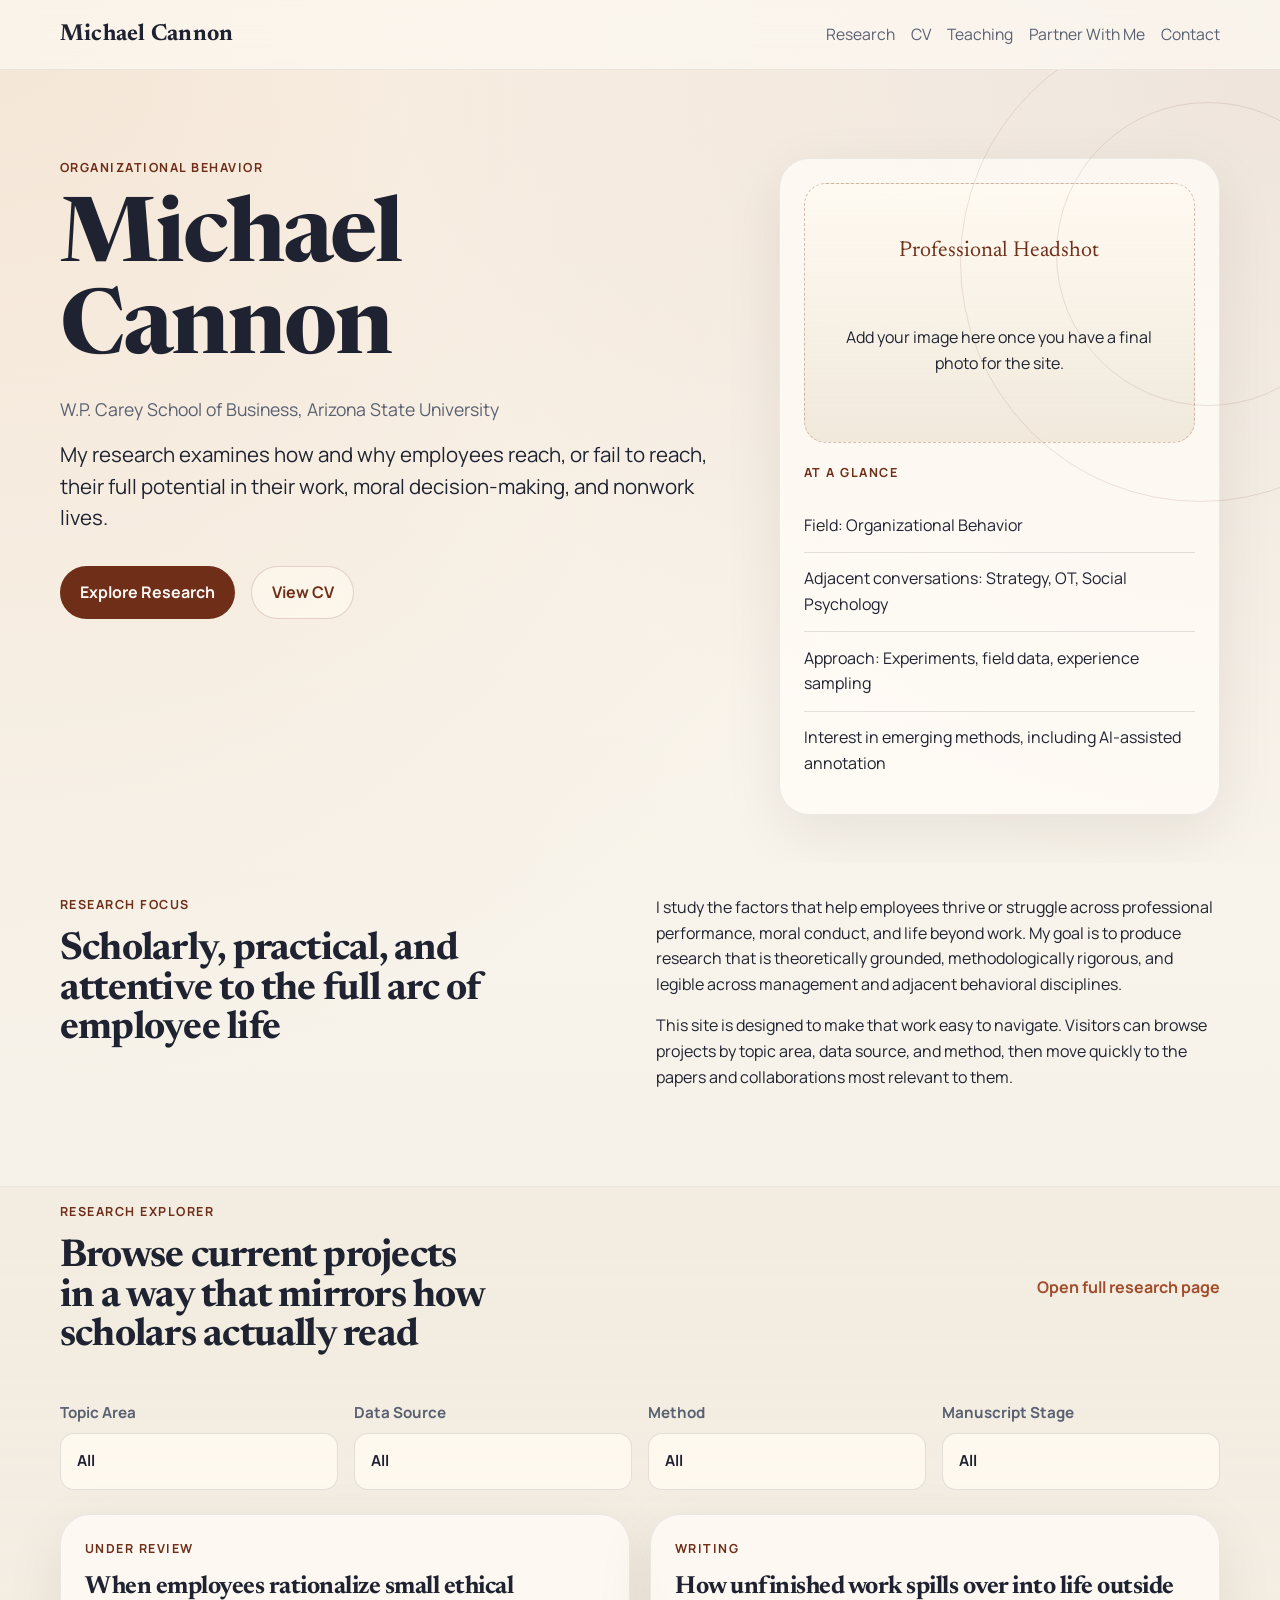
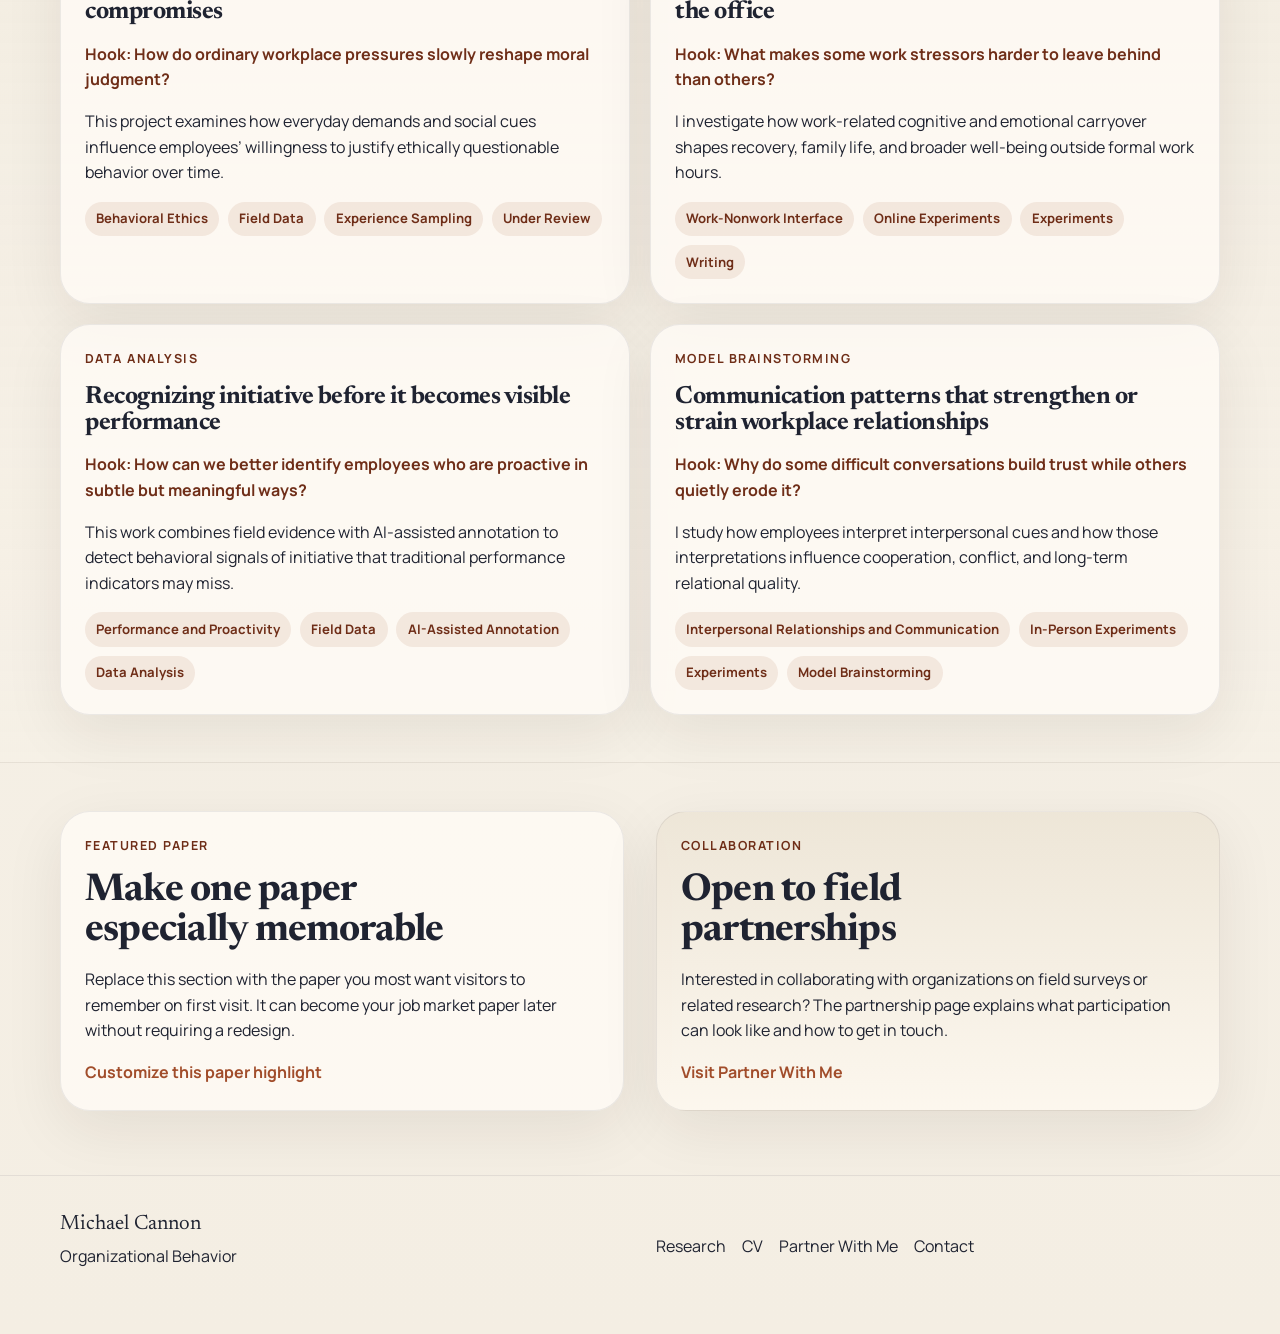
<file: index.html>
<!DOCTYPE html>
<html lang="en">
  <head>
    <meta charset="UTF-8" />
    <meta name="viewport" content="width=device-width, initial-scale=1.0" />
    <title>Michael Cannon | Organizational Behavior</title>
    <meta
      name="description"
      content="Academic website for Michael Cannon, an Organizational Behavior scholar studying how employees reach, or fail to reach, their full potential in work and life."
    />
    <link rel="preconnect" href="https://fonts.googleapis.com" />
    <link rel="preconnect" href="https://fonts.gstatic.com" crossorigin />
    <link
      href="https://fonts.googleapis.com/css2?family=Newsreader:opsz,wght@6..72,400;6..72,500;6..72,700&family=Manrope:wght@400;500;600;700&display=swap"
      rel="stylesheet"
    />
    <link rel="stylesheet" href="styles.css" />
  </head>
  <body data-page="home">
    <header class="site-header">
      <div class="container nav-shell">
        <a class="wordmark" href="index.html">Michael Cannon</a>
        <nav class="site-nav" aria-label="Primary">
          <a href="research.html">Research</a>
          <a href="cv.html">CV</a>
          <a href="teaching.html">Teaching</a>
          <a href="partner.html">Partner With Me</a>
          <a href="contact.html">Contact</a>
        </nav>
      </div>
    </header>

    <main>
      <section class="hero">
        <div class="container hero-grid">
          <div class="hero-copy">
            <p class="eyebrow">Organizational Behavior</p>
            <h1>Michael Cannon</h1>
            <p class="hero-affiliation">W.P. Carey School of Business, Arizona State University</p>
            <p class="hero-statement">
              My research examines how and why employees reach, or fail to
              reach, their full potential in their work, moral decision-making,
              and nonwork lives.
            </p>
            <div class="hero-actions">
              <a class="button button-primary" href="research.html">Explore Research</a>
              <a class="button button-secondary" href="cv.html">View CV</a>
            </div>
          </div>
          <aside class="hero-panel">
            <div class="headshot-placeholder">
              <p class="headshot-label">Professional Headshot</p>
              <p>Add your image here once you have a final photo for the site.</p>
            </div>
            <p class="panel-label">At a Glance</p>
            <ul class="quick-facts">
              <li>Field: Organizational Behavior</li>
              <li>Adjacent conversations: Strategy, OT, Social Psychology</li>
              <li>Approach: Experiments, field data, experience sampling</li>
              <li>Interest in emerging methods, including AI-assisted annotation</li>
            </ul>
          </aside>
        </div>
        <div class="hero-orbit hero-orbit-one"></div>
        <div class="hero-orbit hero-orbit-two"></div>
      </section>

      <section class="section">
        <div class="container intro-grid">
          <div>
            <p class="section-kicker">Research Focus</p>
            <h2>Scholarly, practical, and attentive to the full arc of employee life</h2>
          </div>
          <div>
            <p>
              I study the factors that help employees thrive or struggle across
              professional performance, moral conduct, and life beyond work. My
              goal is to produce research that is theoretically grounded,
              methodologically rigorous, and legible across management and
              adjacent behavioral disciplines.
            </p>
            <p>
              This site is designed to make that work easy to navigate. Visitors
              can browse projects by topic area, data source, and method, then
              move quickly to the papers and collaborations most relevant to
              them.
            </p>
          </div>
        </div>
      </section>

      <section class="section section-accent">
        <div class="container">
          <div class="section-heading">
            <div>
              <p class="section-kicker">Research Explorer</p>
              <h2>Browse current projects in a way that mirrors how scholars actually read</h2>
            </div>
            <a class="text-link" href="research.html">Open full research page</a>
          </div>

          <div class="filter-toolbar">
            <label>
              Topic Area
              <select data-filter="topic">
                <option value="all">All</option>
                <option value="behavioral-ethics">Behavioral Ethics</option>
                <option value="work-nonwork">Work-Nonwork Interface</option>
                <option value="performance-proactivity">Performance and Proactivity</option>
                <option value="relationships-communication">Interpersonal Relationships and Communication</option>
              </select>
            </label>
            <label>
              Data Source
              <select data-filter="data">
                <option value="all">All</option>
                <option value="field-data">Field Data</option>
                <option value="online-experiments">Online Experiments</option>
                <option value="in-person-experiments">In-Person Experiments</option>
                <option value="archival-data">Archival Data</option>
              </select>
            </label>
            <label>
              Method
              <select data-filter="method">
                <option value="all">All</option>
                <option value="experience-sampling">Experience Sampling</option>
                <option value="experiments">Experiments</option>
                <option value="ai-assisted-annotation">AI-Assisted Annotation</option>
              </select>
            </label>
            <label>
              Manuscript Stage
              <select data-filter="stage">
                <option value="all">All</option>
                <option value="published">Published</option>
                <option value="conditionally-accepted">Conditionally Accepted</option>
                <option value="r-and-r">R&amp;R</option>
                <option value="under-review">Under Review</option>
                <option value="preparing-for-submission">Preparing for Submission</option>
                <option value="writing">Writing</option>
                <option value="data-analysis">Data Analysis</option>
                <option value="data-collection">Data Collection</option>
                <option value="model-brainstorming">Model Brainstorming</option>
              </select>
            </label>
          </div>

          <div class="card-grid" data-card-grid>
            <article
              class="research-card"
              data-topic="behavioral-ethics"
              data-data="field-data"
              data-method="experience-sampling"
              data-stage="under-review"
            >
              <p class="card-type">Under Review</p>
              <h3>When employees rationalize small ethical compromises</h3>
              <p class="card-hook">Hook: How do ordinary workplace pressures slowly reshape moral judgment?</p>
              <p>
                This project examines how everyday demands and social cues influence
                employees’ willingness to justify ethically questionable behavior over time.
              </p>
              <ul class="tag-list">
                <li>Behavioral Ethics</li>
                <li>Field Data</li>
                <li>Experience Sampling</li>
                <li>Under Review</li>
              </ul>
            </article>

            <article
              class="research-card"
              data-topic="work-nonwork"
              data-data="online-experiments"
              data-method="experiments"
              data-stage="writing"
            >
              <p class="card-type">Writing</p>
              <h3>How unfinished work spills over into life outside the office</h3>
              <p class="card-hook">Hook: What makes some work stressors harder to leave behind than others?</p>
              <p>
                I investigate how work-related cognitive and emotional carryover shapes
                recovery, family life, and broader well-being outside formal work hours.
              </p>
              <ul class="tag-list">
                <li>Work-Nonwork Interface</li>
                <li>Online Experiments</li>
                <li>Experiments</li>
                <li>Writing</li>
              </ul>
            </article>

            <article
              class="research-card"
              data-topic="performance-proactivity"
              data-data="field-data"
              data-method="ai-assisted-annotation"
              data-stage="data-analysis"
            >
              <p class="card-type">Data Analysis</p>
              <h3>Recognizing initiative before it becomes visible performance</h3>
              <p class="card-hook">Hook: How can we better identify employees who are proactive in subtle but meaningful ways?</p>
              <p>
                This work combines field evidence with AI-assisted annotation to detect
                behavioral signals of initiative that traditional performance indicators may miss.
              </p>
              <ul class="tag-list">
                <li>Performance and Proactivity</li>
                <li>Field Data</li>
                <li>AI-Assisted Annotation</li>
                <li>Data Analysis</li>
              </ul>
            </article>

            <article
              class="research-card"
              data-topic="relationships-communication"
              data-data="in-person-experiments"
              data-method="experiments"
              data-stage="model-brainstorming"
            >
              <p class="card-type">Model Brainstorming</p>
              <h3>Communication patterns that strengthen or strain workplace relationships</h3>
              <p class="card-hook">Hook: Why do some difficult conversations build trust while others quietly erode it?</p>
              <p>
                I study how employees interpret interpersonal cues and how those
                interpretations influence cooperation, conflict, and long-term relational quality.
              </p>
              <ul class="tag-list">
                <li>Interpersonal Relationships and Communication</li>
                <li>In-Person Experiments</li>
                <li>Experiments</li>
                <li>Model Brainstorming</li>
              </ul>
            </article>
          </div>

          <p class="empty-state" data-empty-state hidden>
            No projects match that exact filter combination yet.
          </p>
        </div>
      </section>

      <section class="section">
        <div class="container two-column">
          <div class="feature-block">
            <p class="section-kicker">Featured Paper</p>
            <h2>Make one paper especially memorable</h2>
            <p>
              Replace this section with the paper you most want visitors to
              remember on first visit. It can become your job market paper later
              without requiring a redesign.
            </p>
            <a class="text-link" href="research.html">Customize this paper highlight</a>
          </div>
          <div class="feature-block muted-block">
            <p class="section-kicker">Collaboration</p>
            <h2>Open to field partnerships</h2>
            <p>
              Interested in collaborating with organizations on field surveys or
              related research? The partnership page explains what participation
              can look like and how to get in touch.
            </p>
            <a class="text-link" href="partner.html">Visit Partner With Me</a>
          </div>
        </div>
      </section>
    </main>

    <footer class="site-footer">
      <div class="container footer-grid">
        <div>
          <p class="footer-name">Michael Cannon</p>
          <p>Organizational Behavior</p>
        </div>
        <div class="footer-links">
          <a href="research.html">Research</a>
          <a href="cv.html">CV</a>
          <a href="partner.html">Partner With Me</a>
          <a href="contact.html">Contact</a>
        </div>
      </div>
    </footer>

    <script src="script.js"></script>
  </body>
</html>
</file>
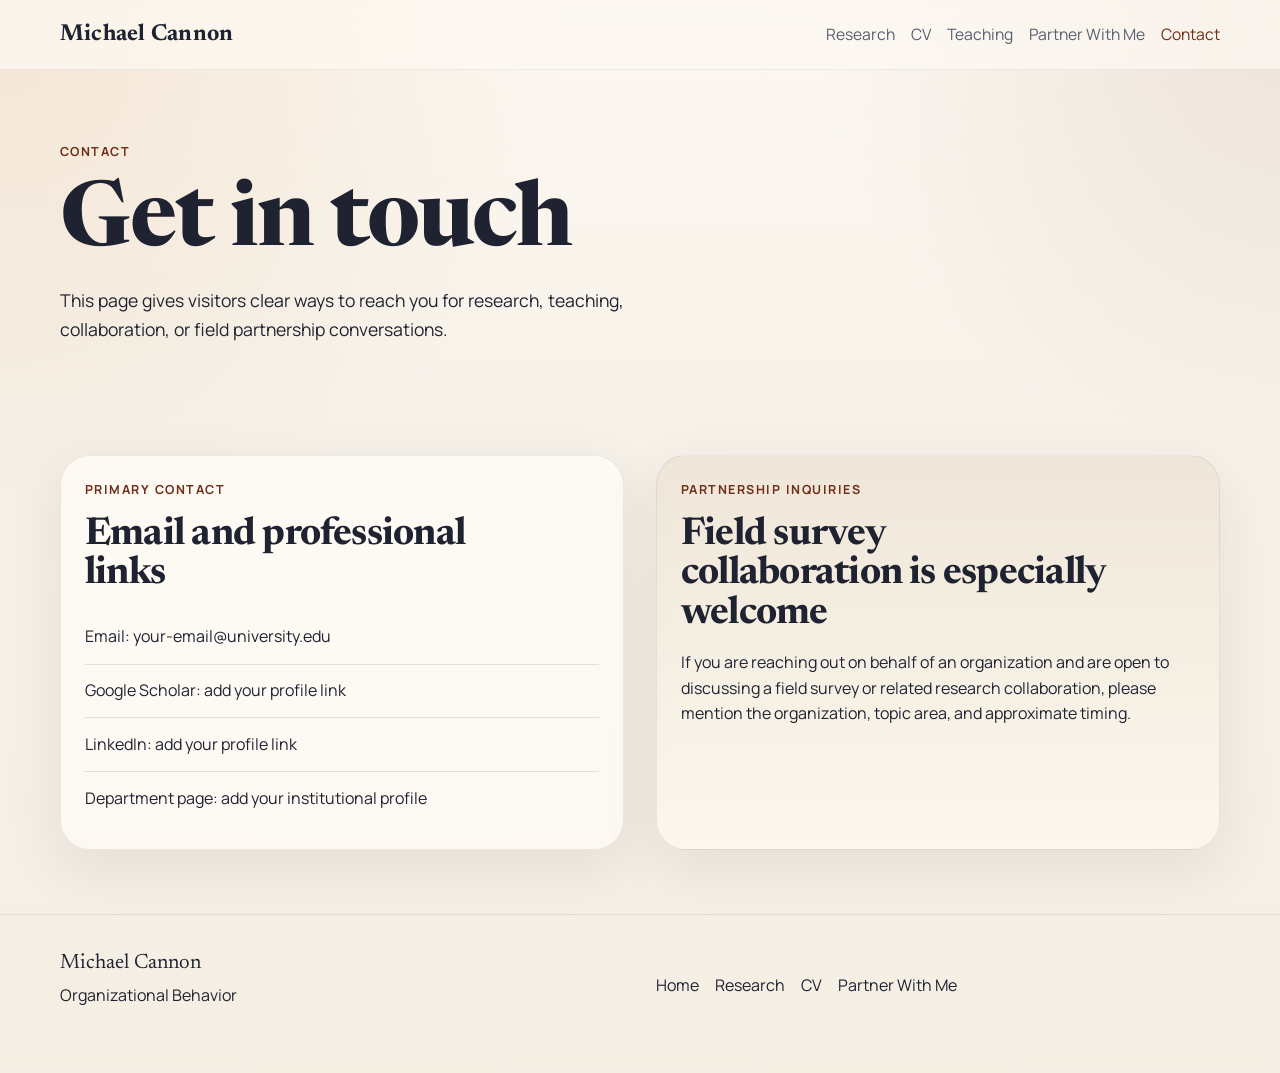
<file: contact.html>
<!DOCTYPE html>
<html lang="en">
  <head>
    <meta charset="UTF-8" />
    <meta name="viewport" content="width=device-width, initial-scale=1.0" />
    <title>Contact | Michael Cannon</title>
    <link rel="preconnect" href="https://fonts.googleapis.com" />
    <link rel="preconnect" href="https://fonts.gstatic.com" crossorigin />
    <link
      href="https://fonts.googleapis.com/css2?family=Newsreader:opsz,wght@6..72,400;6..72,500;6..72,700&family=Manrope:wght@400;500;600;700&display=swap"
      rel="stylesheet"
    />
    <link rel="stylesheet" href="styles.css" />
  </head>
  <body data-page="contact">
    <header class="site-header">
      <div class="container nav-shell">
        <a class="wordmark" href="index.html">Michael Cannon</a>
        <nav class="site-nav" aria-label="Primary">
          <a href="research.html">Research</a>
          <a href="cv.html">CV</a>
          <a href="teaching.html">Teaching</a>
          <a href="partner.html">Partner With Me</a>
          <a href="contact.html" aria-current="page">Contact</a>
        </nav>
      </div>
    </header>

    <main class="page-main">
      <section class="page-hero">
        <div class="container">
          <p class="eyebrow">Contact</p>
          <h1>Get in touch</h1>
          <p class="page-lede">
            This page gives visitors clear ways to reach you for research,
            teaching, collaboration, or field partnership conversations.
          </p>
        </div>
      </section>

      <section class="section">
        <div class="container two-column">
          <div class="feature-block">
            <p class="section-kicker">Primary Contact</p>
            <h2>Email and professional links</h2>
            <ul class="detail-list">
              <li>Email: your-email@university.edu</li>
              <li>Google Scholar: add your profile link</li>
              <li>LinkedIn: add your profile link</li>
              <li>Department page: add your institutional profile</li>
            </ul>
          </div>
          <div class="feature-block muted-block">
            <p class="section-kicker">Partnership Inquiries</p>
            <h2>Field survey collaboration is especially welcome</h2>
            <p>
              If you are reaching out on behalf of an organization and are open
              to discussing a field survey or related research collaboration,
              please mention the organization, topic area, and approximate timing.
            </p>
          </div>
        </div>
      </section>
    </main>

    <footer class="site-footer">
      <div class="container footer-grid">
        <div>
          <p class="footer-name">Michael Cannon</p>
          <p>Organizational Behavior</p>
        </div>
        <div class="footer-links">
          <a href="index.html">Home</a>
          <a href="research.html">Research</a>
          <a href="cv.html">CV</a>
          <a href="partner.html">Partner With Me</a>
        </div>
      </div>
    </footer>
  </body>
</html>
</file>
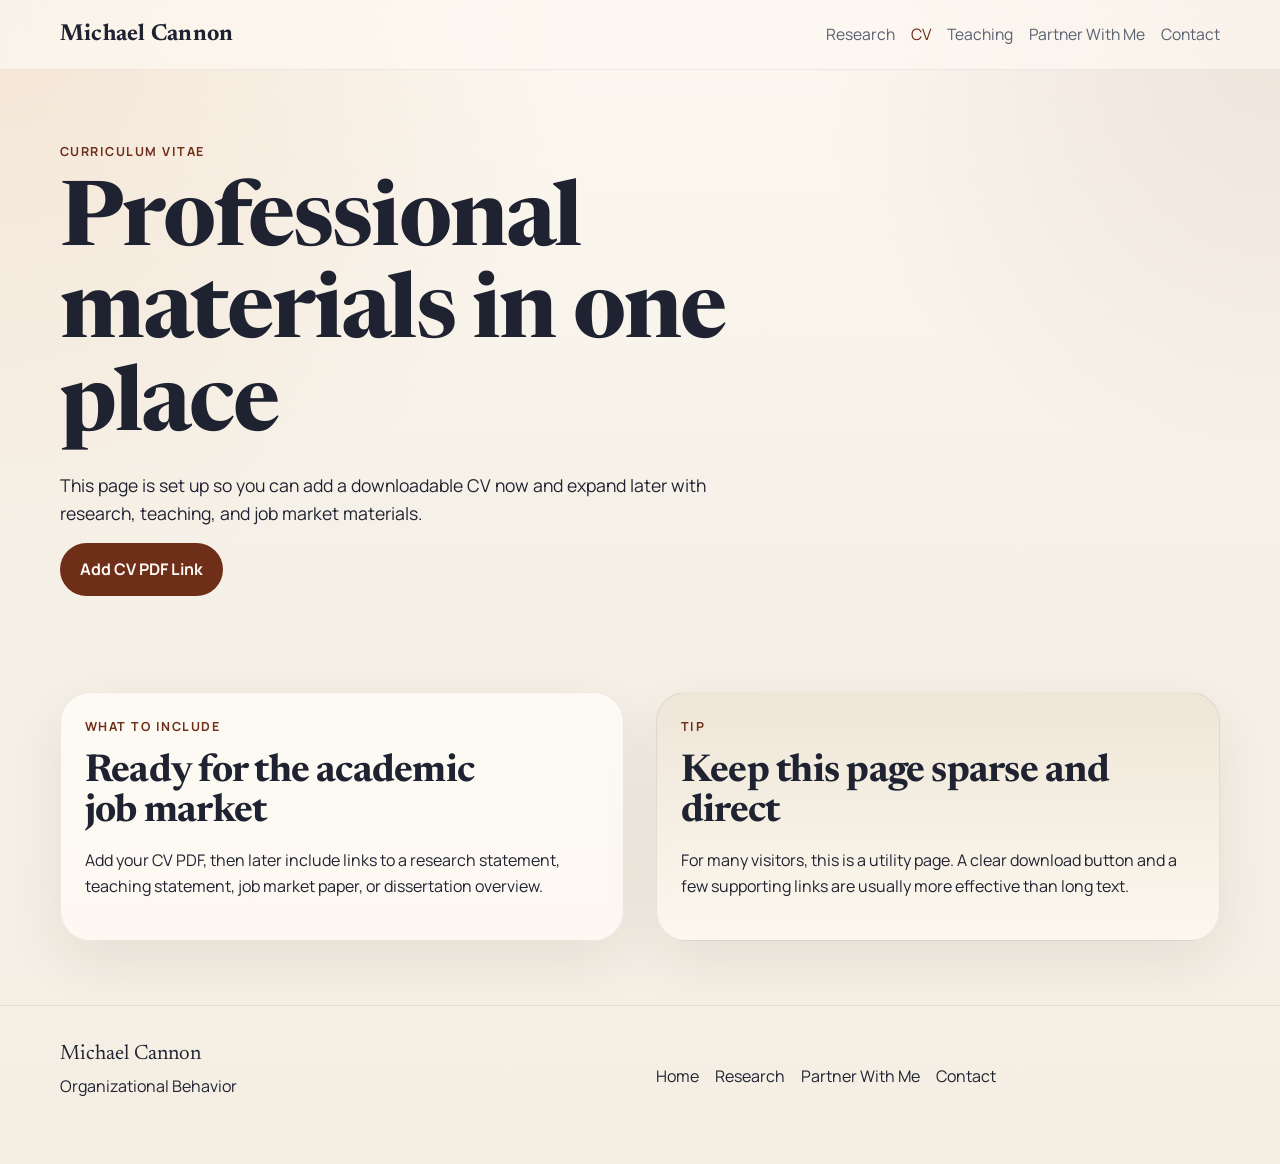
<file: cv.html>
<!DOCTYPE html>
<html lang="en">
  <head>
    <meta charset="UTF-8" />
    <meta name="viewport" content="width=device-width, initial-scale=1.0" />
    <title>CV | Michael Cannon</title>
    <link rel="preconnect" href="https://fonts.googleapis.com" />
    <link rel="preconnect" href="https://fonts.gstatic.com" crossorigin />
    <link
      href="https://fonts.googleapis.com/css2?family=Newsreader:opsz,wght@6..72,400;6..72,500;6..72,700&family=Manrope:wght@400;500;600;700&display=swap"
      rel="stylesheet"
    />
    <link rel="stylesheet" href="styles.css" />
  </head>
  <body data-page="cv">
    <header class="site-header">
      <div class="container nav-shell">
        <a class="wordmark" href="index.html">Michael Cannon</a>
        <nav class="site-nav" aria-label="Primary">
          <a href="research.html">Research</a>
          <a href="cv.html" aria-current="page">CV</a>
          <a href="teaching.html">Teaching</a>
          <a href="partner.html">Partner With Me</a>
          <a href="contact.html">Contact</a>
        </nav>
      </div>
    </header>

    <main class="page-main">
      <section class="page-hero">
        <div class="container">
          <p class="eyebrow">Curriculum Vitae</p>
          <h1>Professional materials in one place</h1>
          <p class="page-lede">
            This page is set up so you can add a downloadable CV now and expand
            later with research, teaching, and job market materials.
          </p>
          <a class="button button-primary" href="#">Add CV PDF Link</a>
        </div>
      </section>

      <section class="section">
        <div class="container two-column">
          <div class="feature-block">
            <p class="section-kicker">What to include</p>
            <h2>Ready for the academic job market</h2>
            <p>
              Add your CV PDF, then later include links to a research statement,
              teaching statement, job market paper, or dissertation overview.
            </p>
          </div>
          <div class="feature-block muted-block">
            <p class="section-kicker">Tip</p>
            <h2>Keep this page sparse and direct</h2>
            <p>
              For many visitors, this is a utility page. A clear download button
              and a few supporting links are usually more effective than long text.
            </p>
          </div>
        </div>
      </section>
    </main>

    <footer class="site-footer">
      <div class="container footer-grid">
        <div>
          <p class="footer-name">Michael Cannon</p>
          <p>Organizational Behavior</p>
        </div>
        <div class="footer-links">
          <a href="index.html">Home</a>
          <a href="research.html">Research</a>
          <a href="partner.html">Partner With Me</a>
          <a href="contact.html">Contact</a>
        </div>
      </div>
    </footer>
  </body>
</html>
</file>
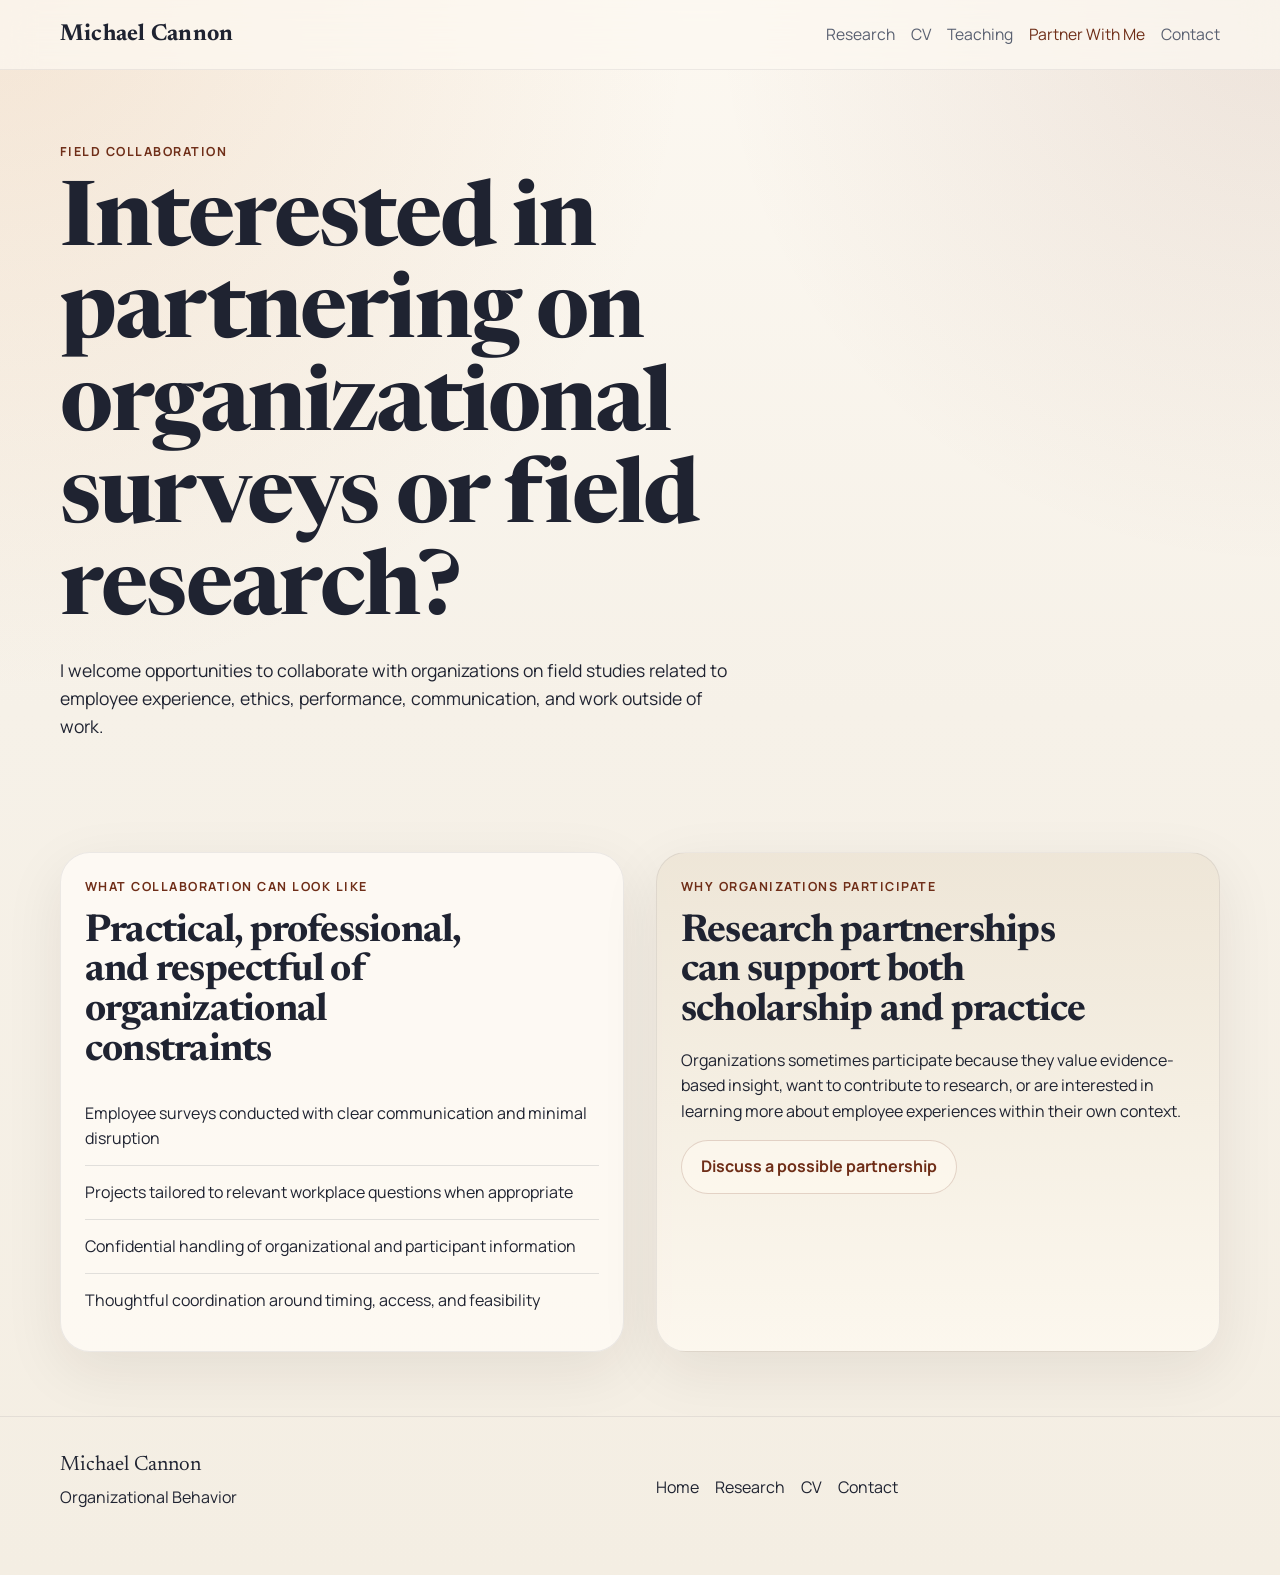
<file: partner.html>
<!DOCTYPE html>
<html lang="en">
  <head>
    <meta charset="UTF-8" />
    <meta name="viewport" content="width=device-width, initial-scale=1.0" />
    <title>Partner With Me | Michael Cannon</title>
    <link rel="preconnect" href="https://fonts.googleapis.com" />
    <link rel="preconnect" href="https://fonts.gstatic.com" crossorigin />
    <link
      href="https://fonts.googleapis.com/css2?family=Newsreader:opsz,wght@6..72,400;6..72,500;6..72,700&family=Manrope:wght@400;500;600;700&display=swap"
      rel="stylesheet"
    />
    <link rel="stylesheet" href="styles.css" />
  </head>
  <body data-page="partner">
    <header class="site-header">
      <div class="container nav-shell">
        <a class="wordmark" href="index.html">Michael Cannon</a>
        <nav class="site-nav" aria-label="Primary">
          <a href="research.html">Research</a>
          <a href="cv.html">CV</a>
          <a href="teaching.html">Teaching</a>
          <a href="partner.html" aria-current="page">Partner With Me</a>
          <a href="contact.html">Contact</a>
        </nav>
      </div>
    </header>

    <main class="page-main">
      <section class="page-hero">
        <div class="container">
          <p class="eyebrow">Field Collaboration</p>
          <h1>Interested in partnering on organizational surveys or field research?</h1>
          <p class="page-lede">
            I welcome opportunities to collaborate with organizations on field
            studies related to employee experience, ethics, performance,
            communication, and work outside of work.
          </p>
        </div>
      </section>

      <section class="section">
        <div class="container two-column">
          <div class="feature-block">
            <p class="section-kicker">What collaboration can look like</p>
            <h2>Practical, professional, and respectful of organizational constraints</h2>
            <ul class="detail-list">
              <li>Employee surveys conducted with clear communication and minimal disruption</li>
              <li>Projects tailored to relevant workplace questions when appropriate</li>
              <li>Confidential handling of organizational and participant information</li>
              <li>Thoughtful coordination around timing, access, and feasibility</li>
            </ul>
          </div>
          <div class="feature-block muted-block">
            <p class="section-kicker">Why organizations participate</p>
            <h2>Research partnerships can support both scholarship and practice</h2>
            <p>
              Organizations sometimes participate because they value evidence-based
              insight, want to contribute to research, or are interested in learning
              more about employee experiences within their own context.
            </p>
            <a class="button button-secondary" href="contact.html">Discuss a possible partnership</a>
          </div>
        </div>
      </section>
    </main>

    <footer class="site-footer">
      <div class="container footer-grid">
        <div>
          <p class="footer-name">Michael Cannon</p>
          <p>Organizational Behavior</p>
        </div>
        <div class="footer-links">
          <a href="index.html">Home</a>
          <a href="research.html">Research</a>
          <a href="cv.html">CV</a>
          <a href="contact.html">Contact</a>
        </div>
      </div>
    </footer>
  </body>
</html>
</file>
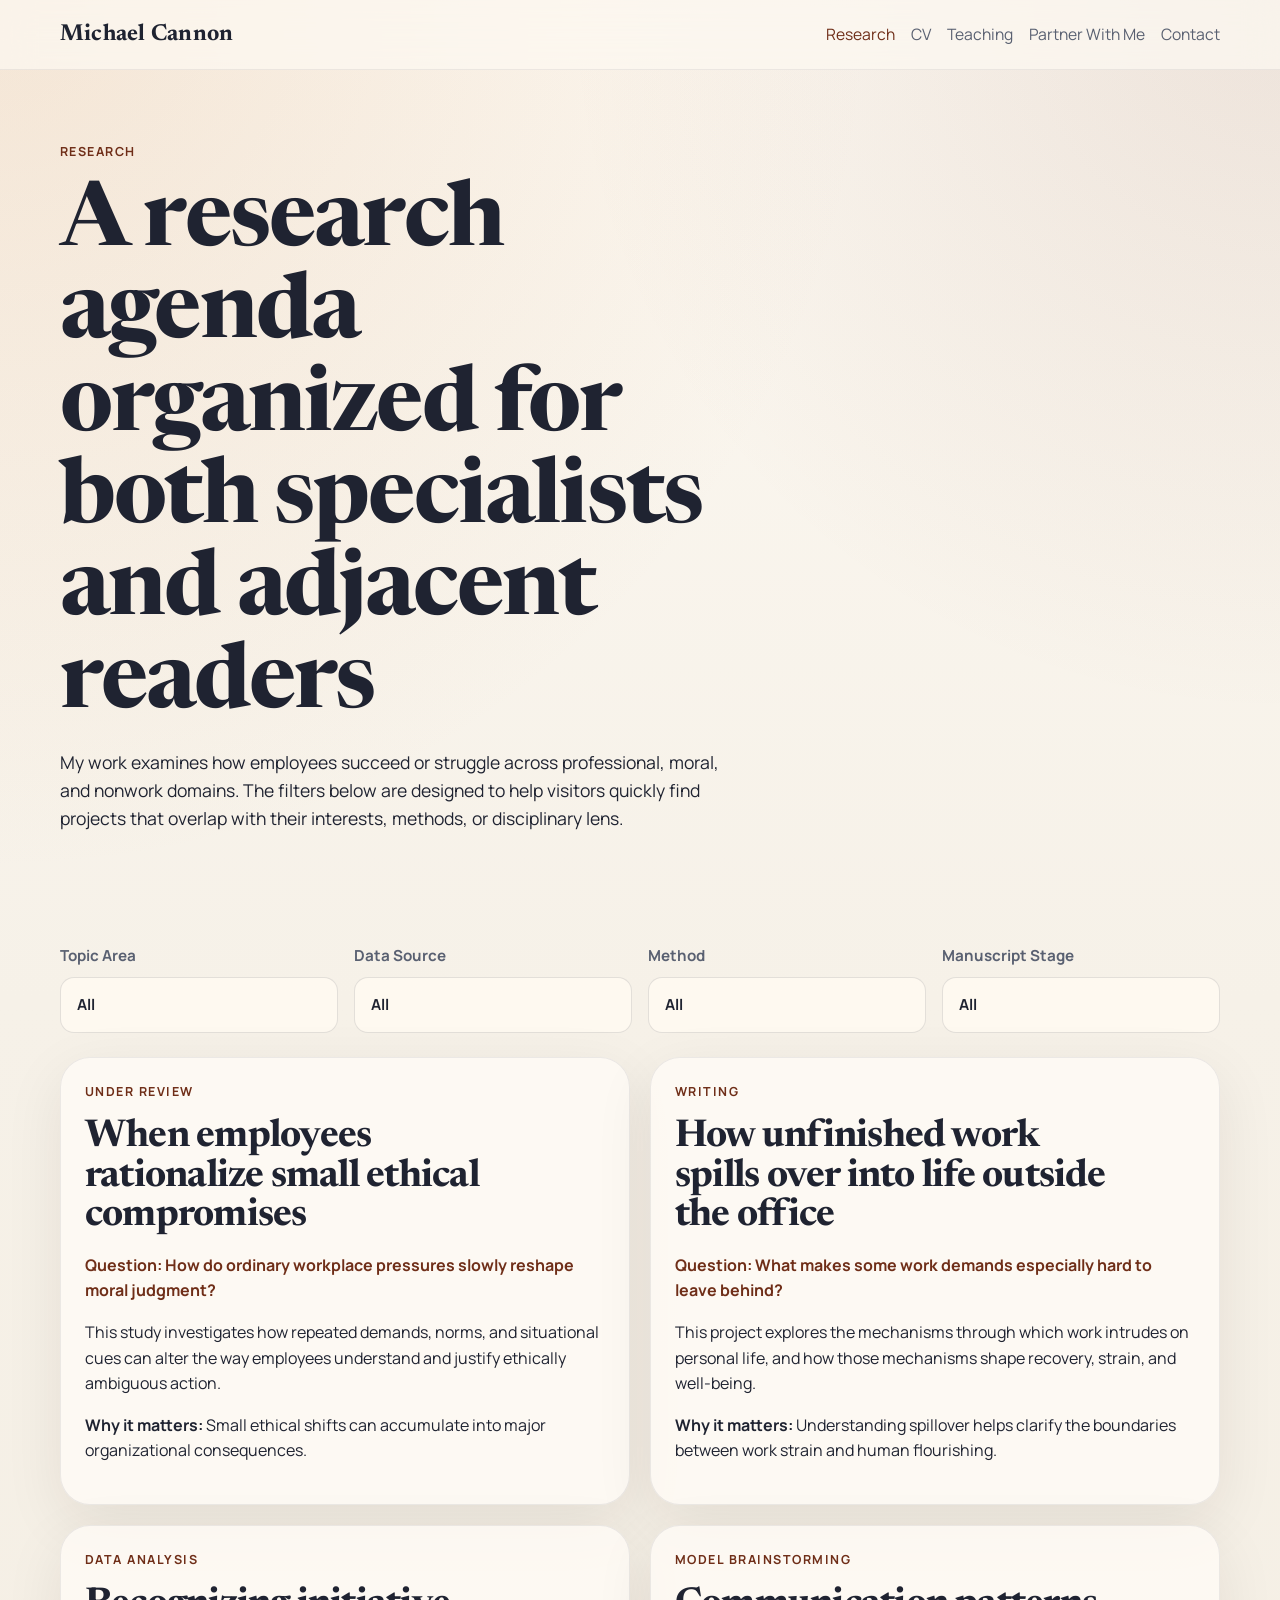
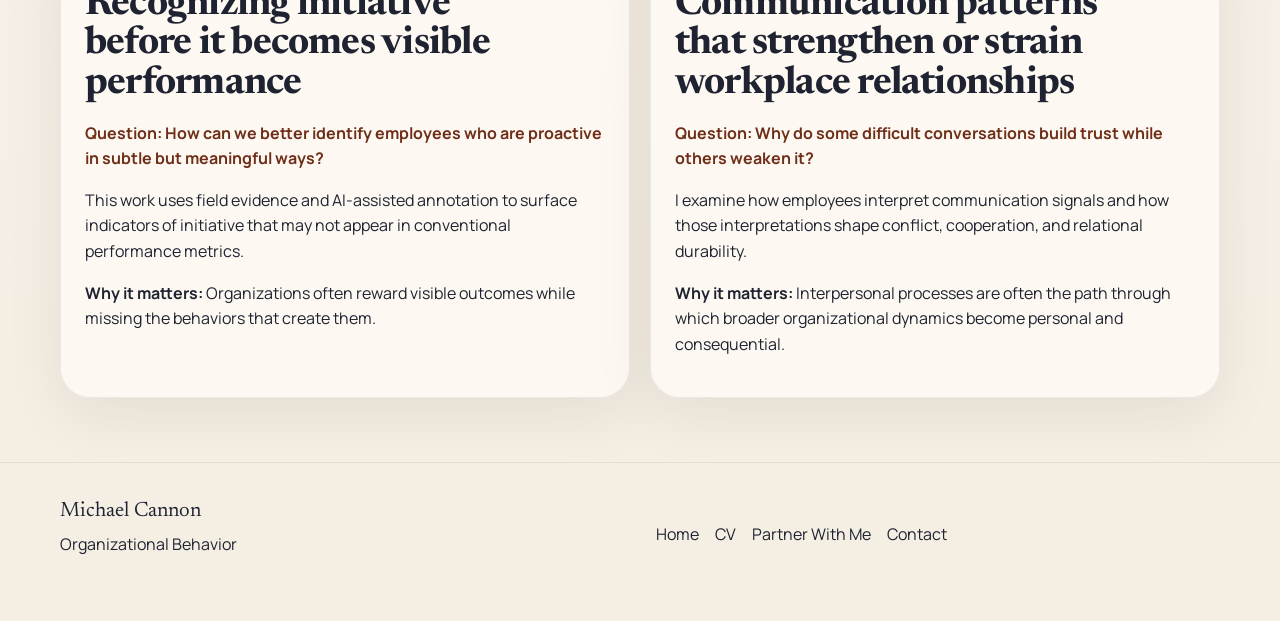
<file: research.html>
<!DOCTYPE html>
<html lang="en">
  <head>
    <meta charset="UTF-8" />
    <meta name="viewport" content="width=device-width, initial-scale=1.0" />
    <title>Research | Michael Cannon</title>
    <link rel="preconnect" href="https://fonts.googleapis.com" />
    <link rel="preconnect" href="https://fonts.gstatic.com" crossorigin />
    <link
      href="https://fonts.googleapis.com/css2?family=Newsreader:opsz,wght@6..72,400;6..72,500;6..72,700&family=Manrope:wght@400;500;600;700&display=swap"
      rel="stylesheet"
    />
    <link rel="stylesheet" href="styles.css" />
  </head>
  <body data-page="research">
    <header class="site-header">
      <div class="container nav-shell">
        <a class="wordmark" href="index.html">Michael Cannon</a>
        <nav class="site-nav" aria-label="Primary">
          <a href="research.html" aria-current="page">Research</a>
          <a href="cv.html">CV</a>
          <a href="teaching.html">Teaching</a>
          <a href="partner.html">Partner With Me</a>
          <a href="contact.html">Contact</a>
        </nav>
      </div>
    </header>

    <main class="page-main">
      <section class="page-hero">
        <div class="container">
          <p class="eyebrow">Research</p>
          <h1>A research agenda organized for both specialists and adjacent readers</h1>
          <p class="page-lede">
            My work examines how employees succeed or struggle across
            professional, moral, and nonwork domains. The filters below are
            designed to help visitors quickly find projects that overlap with
            their interests, methods, or disciplinary lens.
          </p>
        </div>
      </section>

      <section class="section">
        <div class="container">
          <div class="filter-toolbar">
            <label>
              Topic Area
              <select data-filter="topic">
                <option value="all">All</option>
                <option value="behavioral-ethics">Behavioral Ethics</option>
                <option value="work-nonwork">Work-Nonwork Interface</option>
                <option value="performance-proactivity">Performance and Proactivity</option>
                <option value="relationships-communication">Interpersonal Relationships and Communication</option>
              </select>
            </label>
            <label>
              Data Source
              <select data-filter="data">
                <option value="all">All</option>
                <option value="field-data">Field Data</option>
                <option value="online-experiments">Online Experiments</option>
                <option value="in-person-experiments">In-Person Experiments</option>
                <option value="archival-data">Archival Data</option>
              </select>
            </label>
            <label>
              Method
              <select data-filter="method">
                <option value="all">All</option>
                <option value="experience-sampling">Experience Sampling</option>
                <option value="experiments">Experiments</option>
                <option value="ai-assisted-annotation">AI-Assisted Annotation</option>
              </select>
            </label>
            <label>
              Manuscript Stage
              <select data-filter="stage">
                <option value="all">All</option>
                <option value="published">Published</option>
                <option value="conditionally-accepted">Conditionally Accepted</option>
                <option value="r-and-r">R&amp;R</option>
                <option value="under-review">Under Review</option>
                <option value="preparing-for-submission">Preparing for Submission</option>
                <option value="writing">Writing</option>
                <option value="data-analysis">Data Analysis</option>
                <option value="data-collection">Data Collection</option>
                <option value="model-brainstorming">Model Brainstorming</option>
              </select>
            </label>
          </div>

          <div class="card-grid" data-card-grid>
            <article class="research-card" data-topic="behavioral-ethics" data-data="field-data" data-method="experience-sampling" data-stage="under-review">
              <p class="card-type">Under Review</p>
              <h2>When employees rationalize small ethical compromises</h2>
              <p class="card-hook">Question: How do ordinary workplace pressures slowly reshape moral judgment?</p>
              <p>
                This study investigates how repeated demands, norms, and situational cues
                can alter the way employees understand and justify ethically ambiguous action.
              </p>
              <p><strong>Why it matters:</strong> Small ethical shifts can accumulate into major organizational consequences.</p>
            </article>

            <article class="research-card" data-topic="work-nonwork" data-data="online-experiments" data-method="experiments" data-stage="writing">
              <p class="card-type">Writing</p>
              <h2>How unfinished work spills over into life outside the office</h2>
              <p class="card-hook">Question: What makes some work demands especially hard to leave behind?</p>
              <p>
                This project explores the mechanisms through which work intrudes on
                personal life, and how those mechanisms shape recovery, strain, and well-being.
              </p>
              <p><strong>Why it matters:</strong> Understanding spillover helps clarify the boundaries between work strain and human flourishing.</p>
            </article>

            <article class="research-card" data-topic="performance-proactivity" data-data="field-data" data-method="ai-assisted-annotation" data-stage="data-analysis">
              <p class="card-type">Data Analysis</p>
              <h2>Recognizing initiative before it becomes visible performance</h2>
              <p class="card-hook">Question: How can we better identify employees who are proactive in subtle but meaningful ways?</p>
              <p>
                This work uses field evidence and AI-assisted annotation to surface
                indicators of initiative that may not appear in conventional performance metrics.
              </p>
              <p><strong>Why it matters:</strong> Organizations often reward visible outcomes while missing the behaviors that create them.</p>
            </article>

            <article class="research-card" data-topic="relationships-communication" data-data="in-person-experiments" data-method="experiments" data-stage="model-brainstorming">
              <p class="card-type">Model Brainstorming</p>
              <h2>Communication patterns that strengthen or strain workplace relationships</h2>
              <p class="card-hook">Question: Why do some difficult conversations build trust while others weaken it?</p>
              <p>
                I examine how employees interpret communication signals and how those
                interpretations shape conflict, cooperation, and relational durability.
              </p>
              <p><strong>Why it matters:</strong> Interpersonal processes are often the path through which broader organizational dynamics become personal and consequential.</p>
            </article>
          </div>

          <p class="empty-state" data-empty-state hidden>
            No projects match that exact filter combination yet.
          </p>
        </div>
      </section>
    </main>

    <footer class="site-footer">
      <div class="container footer-grid">
        <div>
          <p class="footer-name">Michael Cannon</p>
          <p>Organizational Behavior</p>
        </div>
        <div class="footer-links">
          <a href="index.html">Home</a>
          <a href="cv.html">CV</a>
          <a href="partner.html">Partner With Me</a>
          <a href="contact.html">Contact</a>
        </div>
      </div>
    </footer>

    <script src="script.js"></script>
  </body>
</html>
</file>
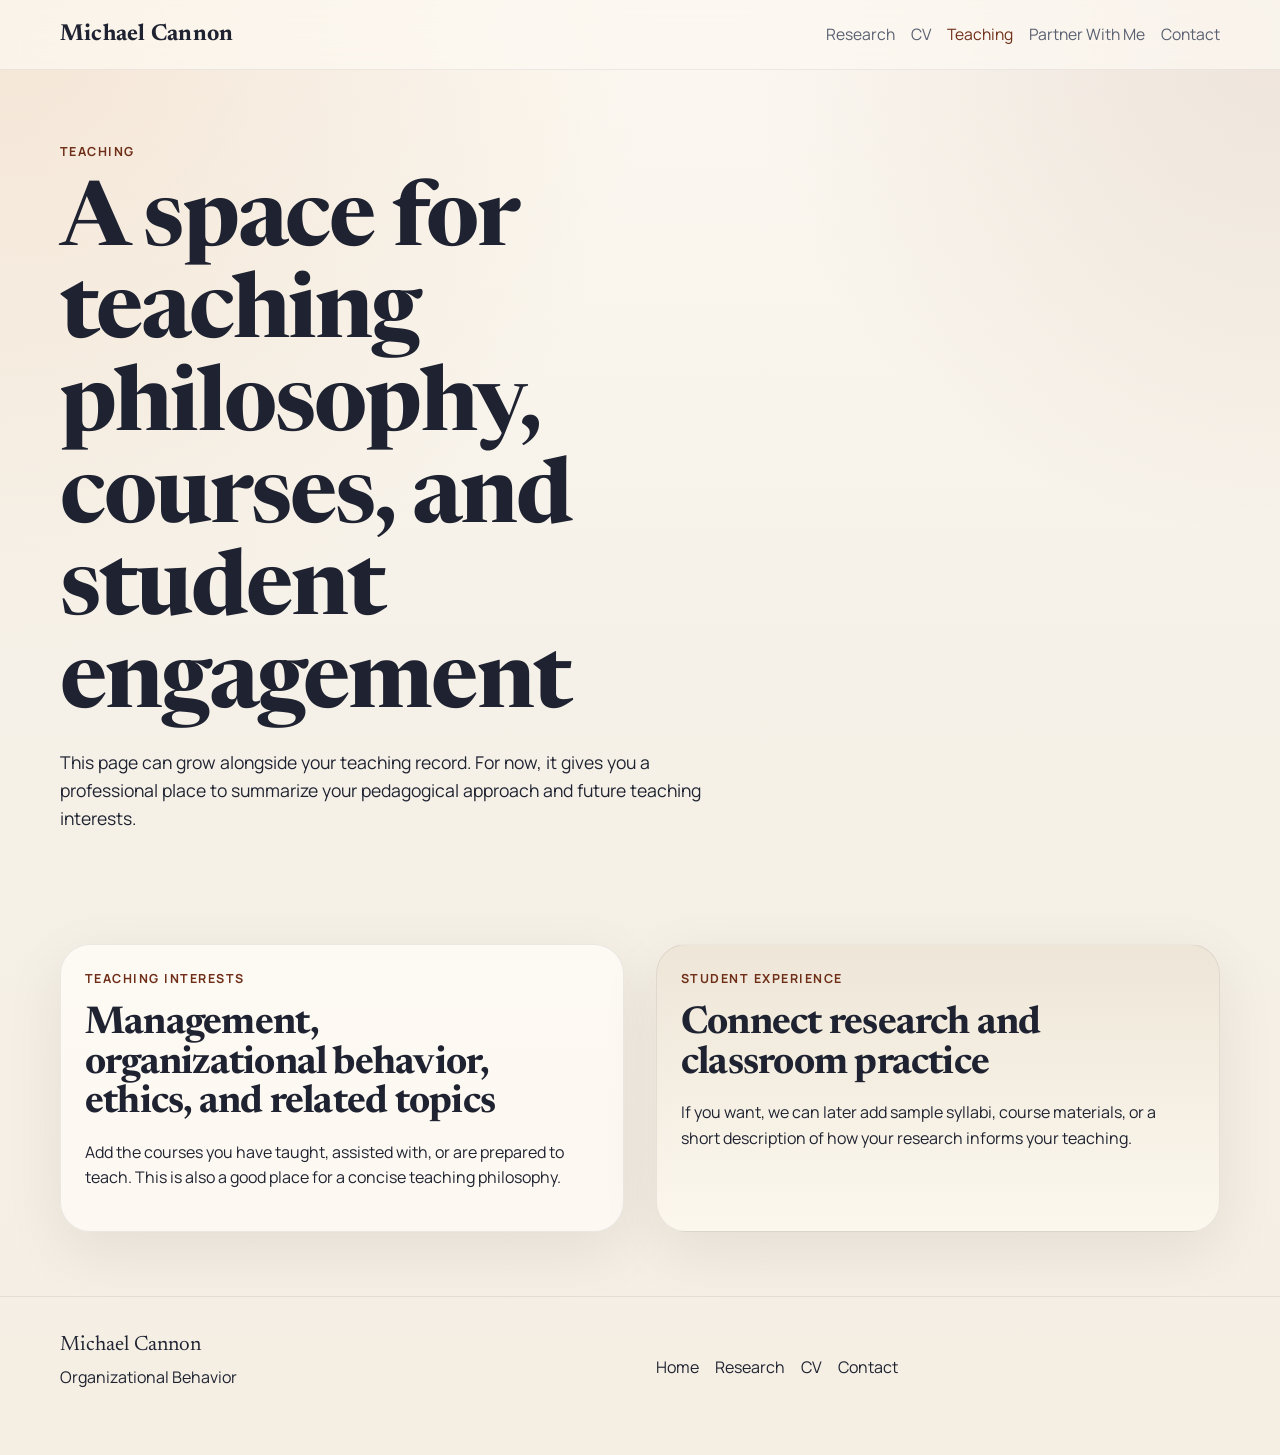
<file: teaching.html>
<!DOCTYPE html>
<html lang="en">
  <head>
    <meta charset="UTF-8" />
    <meta name="viewport" content="width=device-width, initial-scale=1.0" />
    <title>Teaching | Michael Cannon</title>
    <link rel="preconnect" href="https://fonts.googleapis.com" />
    <link rel="preconnect" href="https://fonts.gstatic.com" crossorigin />
    <link
      href="https://fonts.googleapis.com/css2?family=Newsreader:opsz,wght@6..72,400;6..72,500;6..72,700&family=Manrope:wght@400;500;600;700&display=swap"
      rel="stylesheet"
    />
    <link rel="stylesheet" href="styles.css" />
  </head>
  <body data-page="teaching">
    <header class="site-header">
      <div class="container nav-shell">
        <a class="wordmark" href="index.html">Michael Cannon</a>
        <nav class="site-nav" aria-label="Primary">
          <a href="research.html">Research</a>
          <a href="cv.html">CV</a>
          <a href="teaching.html" aria-current="page">Teaching</a>
          <a href="partner.html">Partner With Me</a>
          <a href="contact.html">Contact</a>
        </nav>
      </div>
    </header>

    <main class="page-main">
      <section class="page-hero">
        <div class="container">
          <p class="eyebrow">Teaching</p>
          <h1>A space for teaching philosophy, courses, and student engagement</h1>
          <p class="page-lede">
            This page can grow alongside your teaching record. For now, it gives
            you a professional place to summarize your pedagogical approach and
            future teaching interests.
          </p>
        </div>
      </section>

      <section class="section">
        <div class="container two-column">
          <div class="feature-block">
            <p class="section-kicker">Teaching Interests</p>
            <h2>Management, organizational behavior, ethics, and related topics</h2>
            <p>
              Add the courses you have taught, assisted with, or are prepared to
              teach. This is also a good place for a concise teaching philosophy.
            </p>
          </div>
          <div class="feature-block muted-block">
            <p class="section-kicker">Student Experience</p>
            <h2>Connect research and classroom practice</h2>
            <p>
              If you want, we can later add sample syllabi, course materials, or
              a short description of how your research informs your teaching.
            </p>
          </div>
        </div>
      </section>
    </main>

    <footer class="site-footer">
      <div class="container footer-grid">
        <div>
          <p class="footer-name">Michael Cannon</p>
          <p>Organizational Behavior</p>
        </div>
        <div class="footer-links">
          <a href="index.html">Home</a>
          <a href="research.html">Research</a>
          <a href="cv.html">CV</a>
          <a href="contact.html">Contact</a>
        </div>
      </div>
    </footer>
  </body>
</html>
</file>
<file: styles.css>
:root {
  --bg: #f6f1e8;
  --surface: rgba(255, 252, 246, 0.78);
  --surface-strong: #fffaf1;
  --surface-muted: #ebe2d2;
  --text: #1f2331;
  --muted: #596071;
  --line: rgba(31, 35, 49, 0.12);
  --accent: #a14d2b;
  --accent-deep: #6f2e18;
  --accent-soft: #d79e6a;
  --shadow: 0 18px 60px rgba(37, 25, 12, 0.08);
  --radius-xl: 30px;
  --radius-lg: 22px;
  --radius-md: 16px;
  --max-width: 1160px;
}

*,
*::before,
*::after {
  box-sizing: border-box;
}

html {
  scroll-behavior: smooth;
}

body {
  margin: 0;
  font-family: "Manrope", sans-serif;
  color: var(--text);
  background:
    radial-gradient(circle at top left, rgba(215, 158, 106, 0.2), transparent 34%),
    radial-gradient(circle at top right, rgba(111, 46, 24, 0.1), transparent 28%),
    linear-gradient(180deg, #fcf8f1 0%, var(--bg) 45%, #f4eee3 100%);
  line-height: 1.6;
}

a {
  color: inherit;
  text-decoration: none;
}

img {
  max-width: 100%;
  display: block;
}

.container {
  width: min(calc(100% - 2rem), var(--max-width));
  margin: 0 auto;
}

.site-header {
  position: sticky;
  top: 0;
  z-index: 10;
  backdrop-filter: blur(16px);
  background: rgba(252, 248, 241, 0.72);
  border-bottom: 1px solid rgba(31, 35, 49, 0.07);
}

.nav-shell {
  display: flex;
  justify-content: space-between;
  align-items: center;
  gap: 1.5rem;
  padding: 1rem 0;
}

.wordmark {
  font-family: "Newsreader", serif;
  font-size: 1.45rem;
  font-weight: 700;
  letter-spacing: 0.01em;
}

.site-nav {
  display: flex;
  flex-wrap: wrap;
  gap: 1rem;
}

.site-nav a {
  color: var(--muted);
  font-size: 0.98rem;
}

.site-nav a[aria-current="page"],
.site-nav a:hover,
.text-link:hover {
  color: var(--accent-deep);
}

.hero,
.page-main {
  position: relative;
}

.hero {
  padding: 5.5rem 0 3rem;
  overflow: hidden;
}

.hero-grid,
.two-column,
.intro-grid,
.footer-grid {
  display: grid;
  gap: 2rem;
}

.hero-grid {
  grid-template-columns: minmax(0, 1.4fr) minmax(300px, 0.9fr);
  align-items: start;
}

.hero-copy {
  position: relative;
  z-index: 1;
}

.eyebrow,
.section-kicker,
.panel-label,
.card-type {
  text-transform: uppercase;
  letter-spacing: 0.12em;
  font-size: 0.78rem;
  font-weight: 700;
  color: var(--accent-deep);
}

h1,
h2,
h3 {
  font-family: "Newsreader", serif;
  font-weight: 700;
  letter-spacing: -0.02em;
  line-height: 1.03;
  margin: 0 0 1rem;
}

h1 {
  font-size: clamp(3.2rem, 7vw, 6rem);
  max-width: 12ch;
}

h2 {
  font-size: clamp(2rem, 3vw, 3.1rem);
  max-width: 18ch;
}

h3 {
  font-size: 1.55rem;
}

p {
  margin: 0 0 1rem;
}

.hero-affiliation,
.page-lede,
.hero-statement {
  max-width: 42rem;
  font-size: 1.1rem;
}

.hero-affiliation {
  color: var(--muted);
  margin-bottom: 1rem;
}

.hero-statement {
  font-size: 1.28rem;
  line-height: 1.55;
}

.hero-actions,
.section-heading,
.footer-links {
  display: flex;
  flex-wrap: wrap;
  gap: 1rem;
  align-items: center;
}

.hero-actions {
  margin-top: 2rem;
}

.button {
  display: inline-flex;
  align-items: center;
  justify-content: center;
  min-height: 3rem;
  padding: 0.8rem 1.2rem;
  border-radius: 999px;
  border: 1px solid transparent;
  font-weight: 700;
  transition: transform 180ms ease, background-color 180ms ease, border-color 180ms ease;
}

.button:hover {
  transform: translateY(-1px);
}

.button-primary {
  background: var(--accent-deep);
  color: #fff9f5;
}

.button-secondary {
  background: rgba(255, 250, 241, 0.6);
  border-color: rgba(111, 46, 24, 0.18);
  color: var(--accent-deep);
}

.hero-panel,
.research-card,
.feature-block {
  background: var(--surface);
  border: 1px solid rgba(31, 35, 49, 0.08);
  box-shadow: var(--shadow);
  border-radius: var(--radius-xl);
}

.hero-panel {
  padding: 1.5rem;
}

.headshot-placeholder {
  display: grid;
  place-items: center;
  min-height: 260px;
  margin-bottom: 1.25rem;
  padding: 1.5rem;
  border-radius: 22px;
  border: 1px dashed rgba(111, 46, 24, 0.28);
  background:
    linear-gradient(180deg, rgba(255, 250, 241, 0.9), rgba(235, 226, 210, 0.7));
  text-align: center;
}

.headshot-label {
  margin-bottom: 0.4rem;
  font-family: "Newsreader", serif;
  font-size: 1.35rem;
  color: var(--accent-deep);
}

.quick-facts,
.tag-list,
.detail-list {
  margin: 0;
  padding: 0;
  list-style: none;
}

.quick-facts li,
.detail-list li {
  padding: 0.85rem 0;
  border-bottom: 1px solid var(--line);
}

.quick-facts li:last-child,
.detail-list li:last-child {
  border-bottom: 0;
}

.section,
.page-hero {
  padding: 2rem 0 4rem;
}

.page-hero {
  padding-top: 4.5rem;
}

.intro-grid,
.two-column,
.footer-grid {
  grid-template-columns: repeat(2, minmax(0, 1fr));
}

.section-accent {
  position: relative;
}

.section-accent::before {
  content: "";
  position: absolute;
  inset: 1rem 0;
  background: linear-gradient(180deg, rgba(235, 226, 210, 0.35), rgba(255, 250, 241, 0.12));
  border-top: 1px solid rgba(31, 35, 49, 0.05);
  border-bottom: 1px solid rgba(31, 35, 49, 0.05);
}

.section-accent .container {
  position: relative;
}

.section-heading {
  justify-content: space-between;
  margin-bottom: 1.75rem;
}

.text-link {
  font-weight: 700;
  color: var(--accent);
}

.filter-toolbar {
  display: grid;
  grid-template-columns: repeat(4, minmax(0, 1fr));
  gap: 1rem;
  margin-bottom: 1.5rem;
}

.filter-toolbar label {
  display: grid;
  gap: 0.5rem;
  font-size: 0.95rem;
  font-weight: 700;
  color: var(--muted);
}

.filter-toolbar select {
  appearance: none;
  width: 100%;
  padding: 0.95rem 1rem;
  border-radius: 14px;
  border: 1px solid rgba(31, 35, 49, 0.12);
  background: rgba(255, 250, 241, 0.9);
  color: var(--text);
  font: inherit;
}

.card-grid {
  display: grid;
  grid-template-columns: repeat(2, minmax(0, 1fr));
  gap: 1.25rem;
}

.research-card,
.feature-block {
  padding: 1.5rem;
}

.research-card {
  transition: transform 180ms ease, border-color 180ms ease;
}

.research-card:hover {
  transform: translateY(-4px);
  border-color: rgba(111, 46, 24, 0.22);
}

.card-hook {
  color: var(--accent-deep);
  font-weight: 700;
}

.tag-list {
  display: flex;
  flex-wrap: wrap;
  gap: 0.55rem;
  margin-top: 1rem;
}

.tag-list li {
  padding: 0.42rem 0.7rem;
  border-radius: 999px;
  background: rgba(161, 77, 43, 0.1);
  color: var(--accent-deep);
  font-size: 0.82rem;
  font-weight: 700;
}

.muted-block {
  background: linear-gradient(180deg, rgba(235, 226, 210, 0.72), rgba(255, 250, 241, 0.72));
}

.empty-state {
  margin-top: 1rem;
  color: var(--muted);
}

.site-footer {
  padding: 2rem 0 3rem;
  border-top: 1px solid rgba(31, 35, 49, 0.08);
}

.footer-grid {
  align-items: center;
}

.footer-name {
  font-family: "Newsreader", serif;
  font-size: 1.3rem;
  margin-bottom: 0.2rem;
}

.hero-orbit {
  position: absolute;
  border-radius: 999px;
  border: 1px solid rgba(111, 46, 24, 0.12);
}

.hero-orbit-one {
  width: 19rem;
  height: 19rem;
  right: -5rem;
  top: 2rem;
}

.hero-orbit-two {
  width: 30rem;
  height: 30rem;
  right: -10rem;
  top: -3rem;
}

@media (max-width: 900px) {
  .hero-grid,
  .intro-grid,
  .two-column,
  .footer-grid,
  .card-grid,
  .filter-toolbar {
    grid-template-columns: 1fr;
  }

  .hero {
    padding-top: 4rem;
  }

  h1 {
    max-width: none;
  }

  .site-header {
    position: static;
  }

  .nav-shell {
    align-items: flex-start;
    flex-direction: column;
  }
}
</file>
